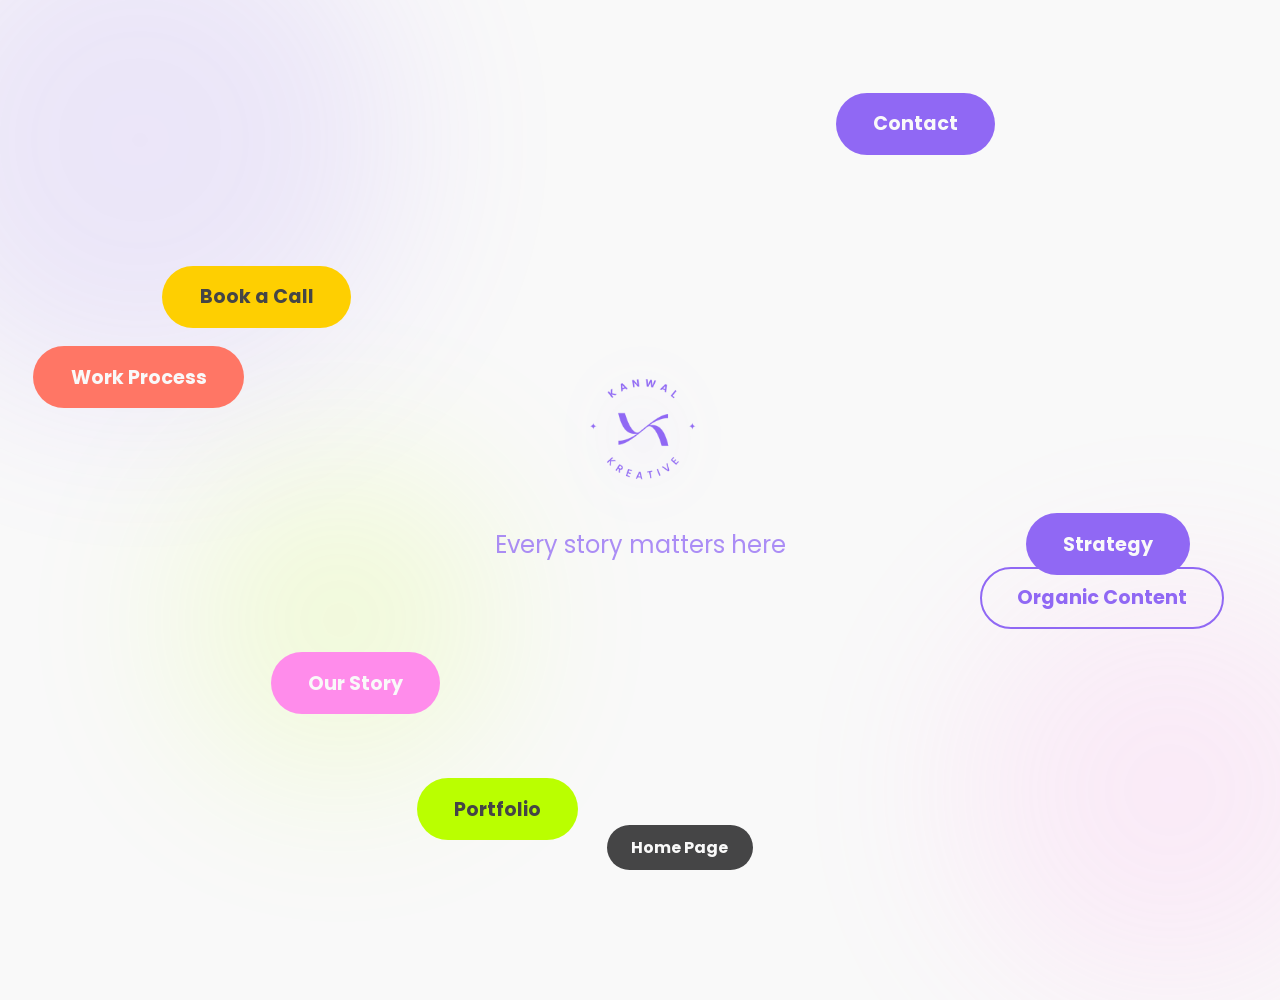
<file: index.html>
<!DOCTYPE html>
<html lang="en">
<head>
  <meta charset="UTF-8" />
  <meta name="viewport" content="width=device-width, initial-scale=1.0" />
  <title>Kanwalkreative</title>
  <link rel="icon" type="image/svg+xml" href="kanwal favicon.svg">
  <link href="https://fonts.googleapis.com/css2?family=Poppins:wght@300;400;500;600&display=swap" rel="stylesheet" />
  <link rel="stylesheet" href="landing.css">
</head>
<body>

<div class="scene">
  <div class="bg-blob bg-blob-1"></div>
  <div class="bg-blob bg-blob-2"></div>
  <div class="bg-blob bg-blob-3"></div>

  <div class="center-logo">
  <a href="/">
    <img src="indexpagelogo.png" alt="Kanwal Kreative" />
  </a>
    <p class="tagline">Every story matters here</p>
</div>
  <a href="strategy.html"     class="btn btn-purple"  id="btn1">Strategy</a>
  <a href="homepage.html"     class="btn btn-outline" id="btn2">Organic Content</a>
  <a href="portfolio.html"    class="btn btn-green"   id="btn3">Portfolio</a>
  <a href="story.html"        class="btn btn-pink"    id="btn4">Our Story</a>
  <a href="work-process.html" class="btn btn-orange"  id="btn5">Work Process</a>
  <a href="book-a-call.html"  class="btn btn-yellow"  id="btn6">Book a Call</a>
  <a href="homepage.html"     class="btn btn-dark"    id="btn7">Home Page</a>
  <a href="contact.html"      class="btn btn-purple"  id="btn8">Contact</a>
</div>

<script>
  const btns = Array.from(document.querySelectorAll('.btn'));
  const MIN_DIST = 130;

  const configs = [
    { rx: 0.38, ry: 0.38, speed:  0.00030, angle: 0.00 },
    { rx: 0.42, ry: 0.32, speed: -0.00026, angle: 0.78 },
    { rx: 0.36, ry: 0.42, speed:  0.00034, angle: 1.57 },
    { rx: 0.44, ry: 0.30, speed: -0.00028, angle: 2.36 },
    { rx: 0.40, ry: 0.40, speed:  0.00022, angle: 3.14 },
    { rx: 0.34, ry: 0.36, speed: -0.00032, angle: 3.93 },
    { rx: 0.46, ry: 0.34, speed:  0.00024, angle: 4.71 },
    { rx: 0.38, ry: 0.44, speed: -0.00020, angle: 5.50 },
  ];

  let lastTime = null;

  function getPos(i, w, h) {
    const cfg = configs[i];
    return {
      x: w / 2 + (w * cfg.rx) * Math.cos(cfg.angle) - btns[i].offsetWidth  / 2,
      y: h / 2 + (h * cfg.ry) * Math.sin(cfg.angle) - btns[i].offsetHeight / 2,
    };
  }

  function clamp(val, min, max) { return Math.max(min, Math.min(max, val)); }

  function animate(ts) {
    if (!lastTime) lastTime = ts;
    const dt = Math.min(ts - lastTime, 32);
    lastTime = ts;

    const w = window.innerWidth;
    const h = window.innerHeight;

    configs.forEach((c, i) => { c.angle += c.speed * dt; });

    const positions = configs.map((_, i) => getPos(i, w, h));
// Fix Home Page button at bottom center
const homeBtn = document.getElementById('btn7');
homeBtn.style.position = 'fixed';
homeBtn.style.left = 'calc(50% - ' + (homeBtn.offsetWidth/2 - 40) + 'px)';
homeBtn.style.top = 'auto';
homeBtn.style.bottom = '30px';
homeBtn.style.transform = 'none';
    btns.forEach((btn, i) => {
  if (i === 6) return;
      const x = clamp(positions[i].x, 8, w - btn.offsetWidth  - 8);
      const y = clamp(positions[i].y, 8, h - btn.offsetHeight - 8);
      btn.style.left = x + 'px';
      btn.style.top  = y + 'px';
    });

    requestAnimationFrame(animate);
  }

  requestAnimationFrame(animate);
</script>

</body>
</html>
</file>
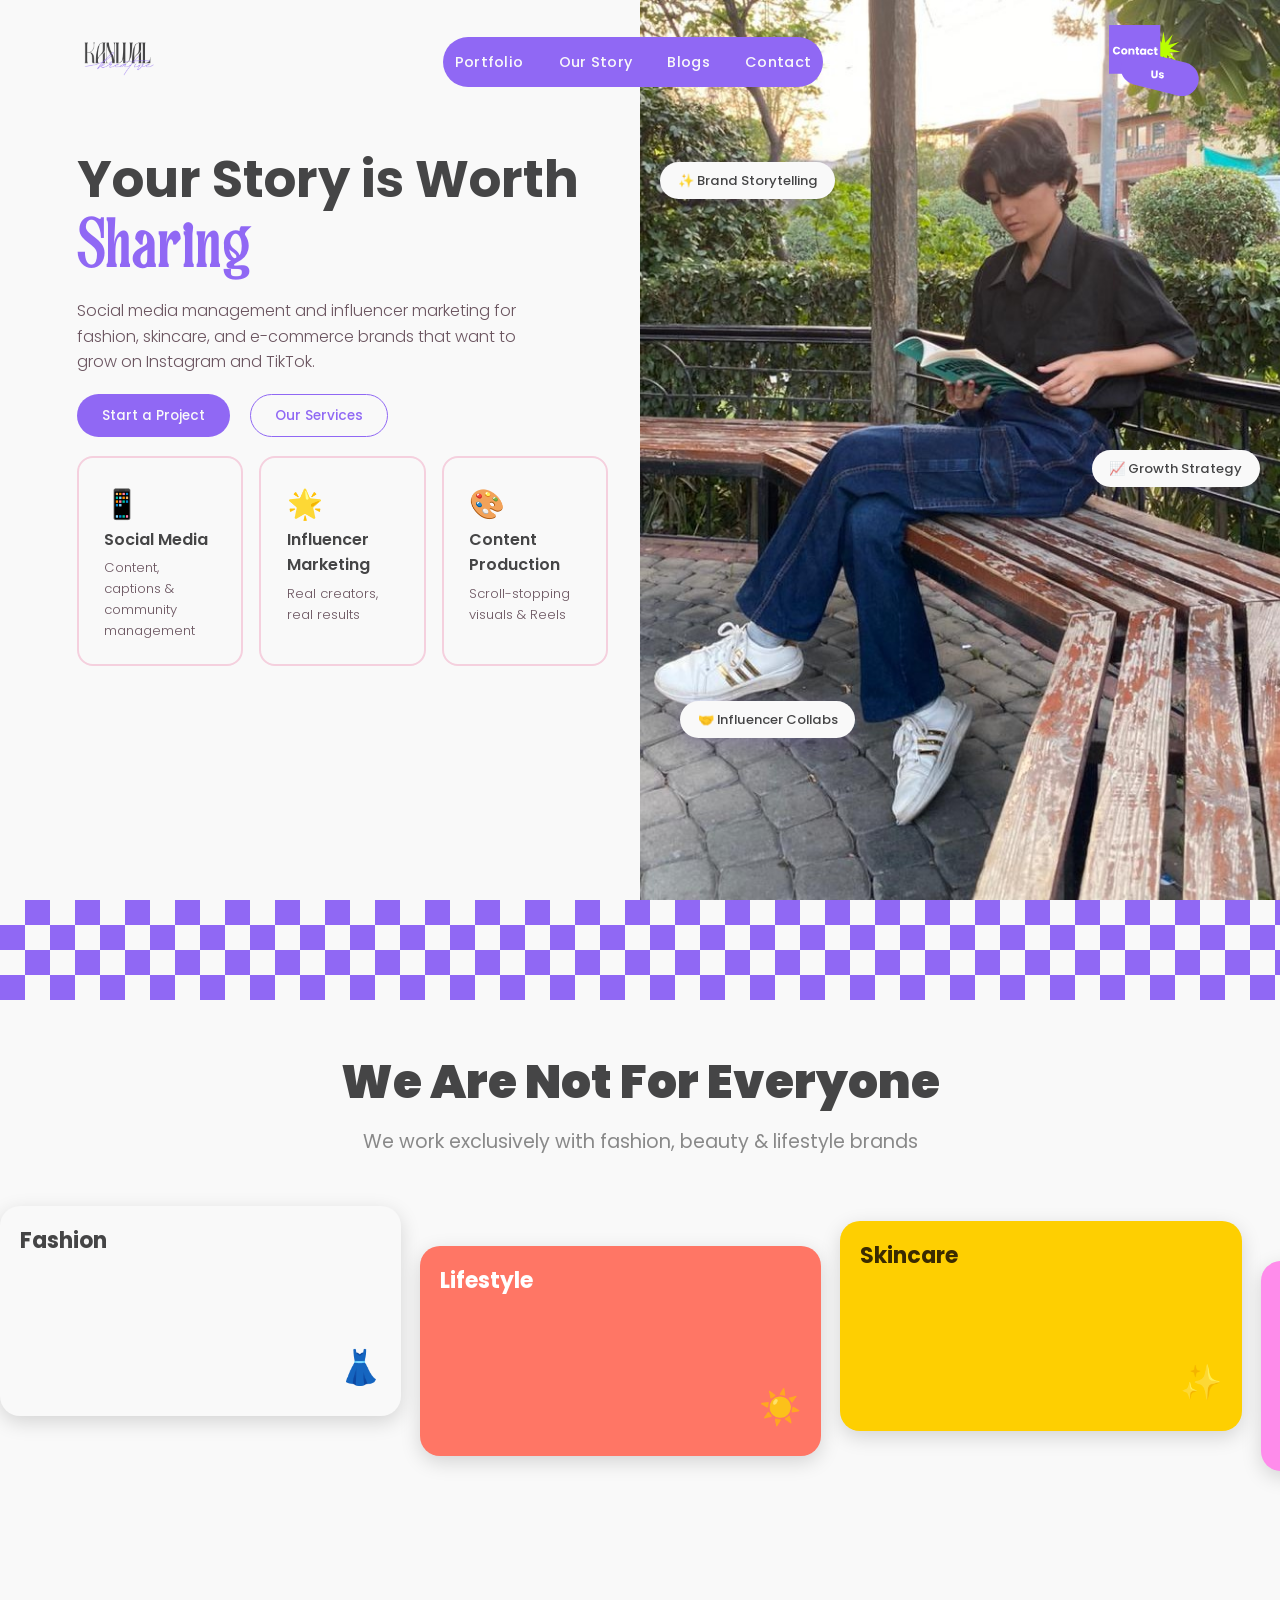
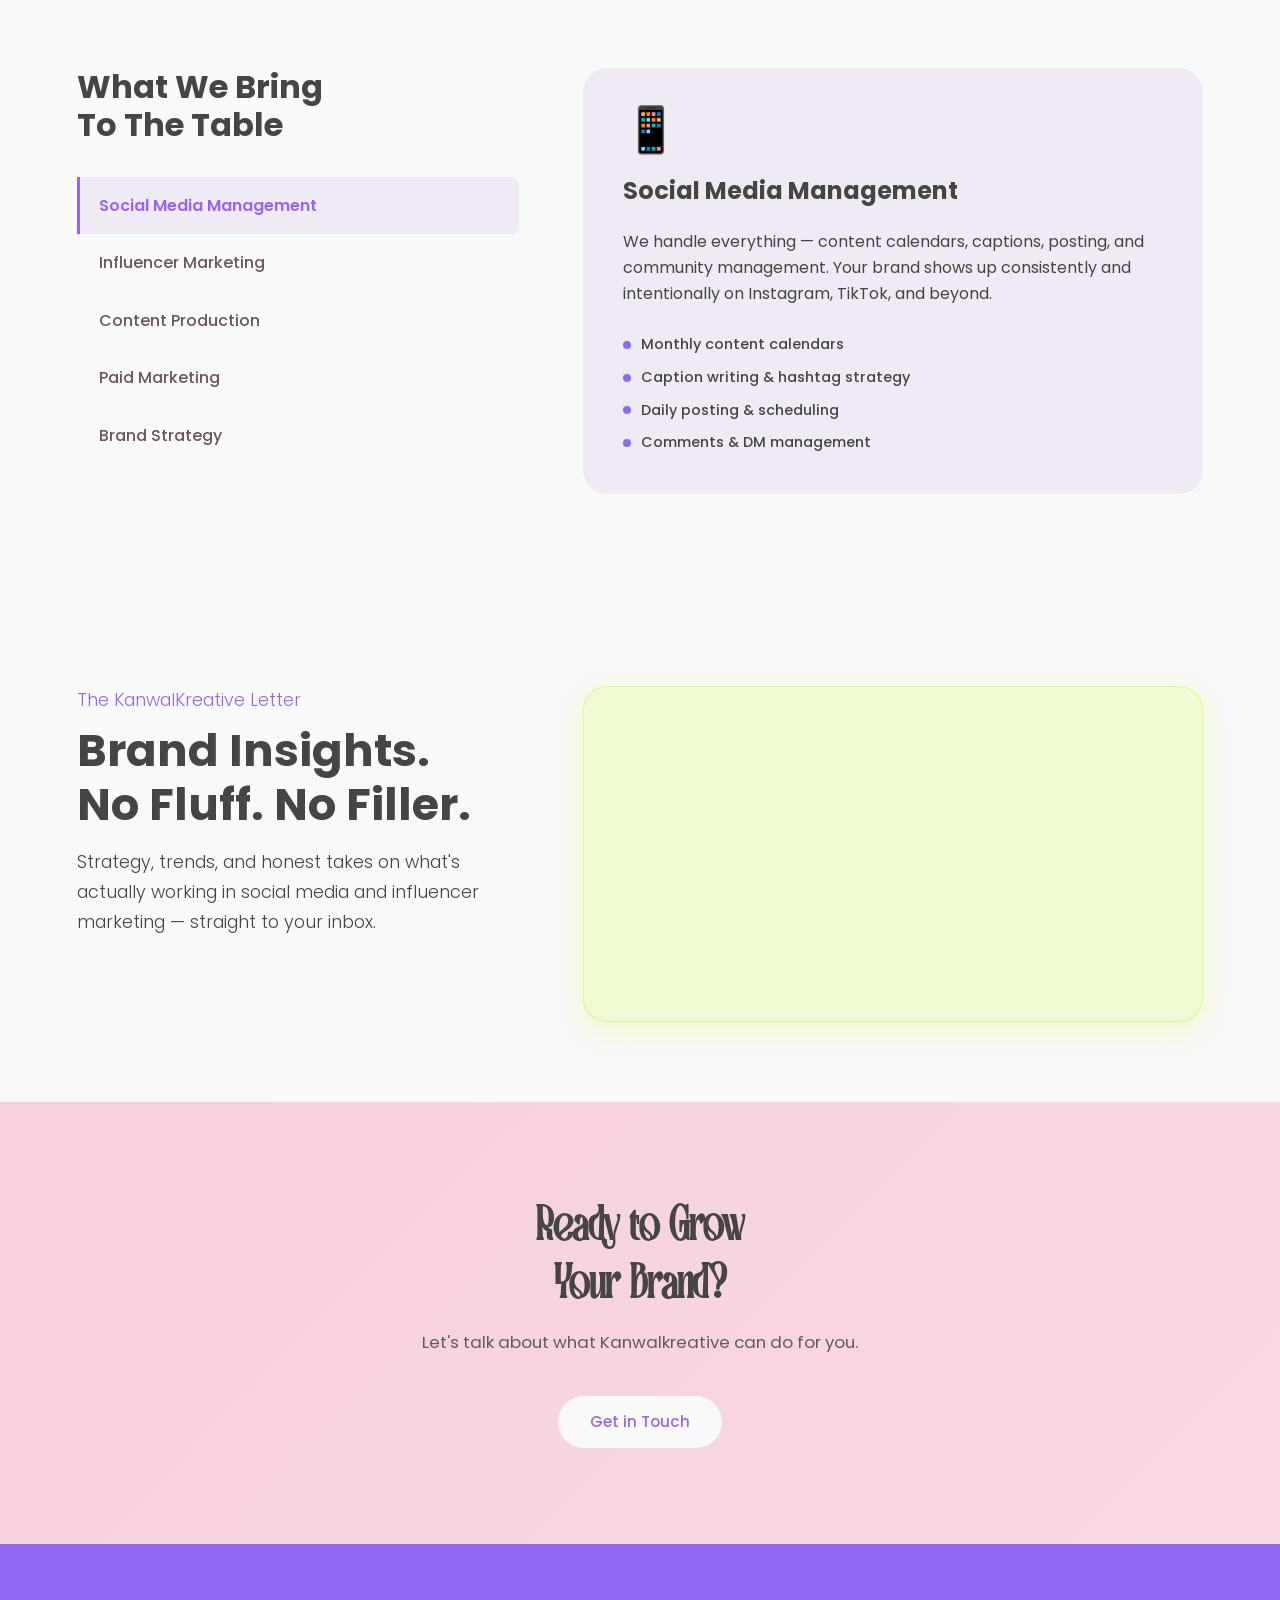
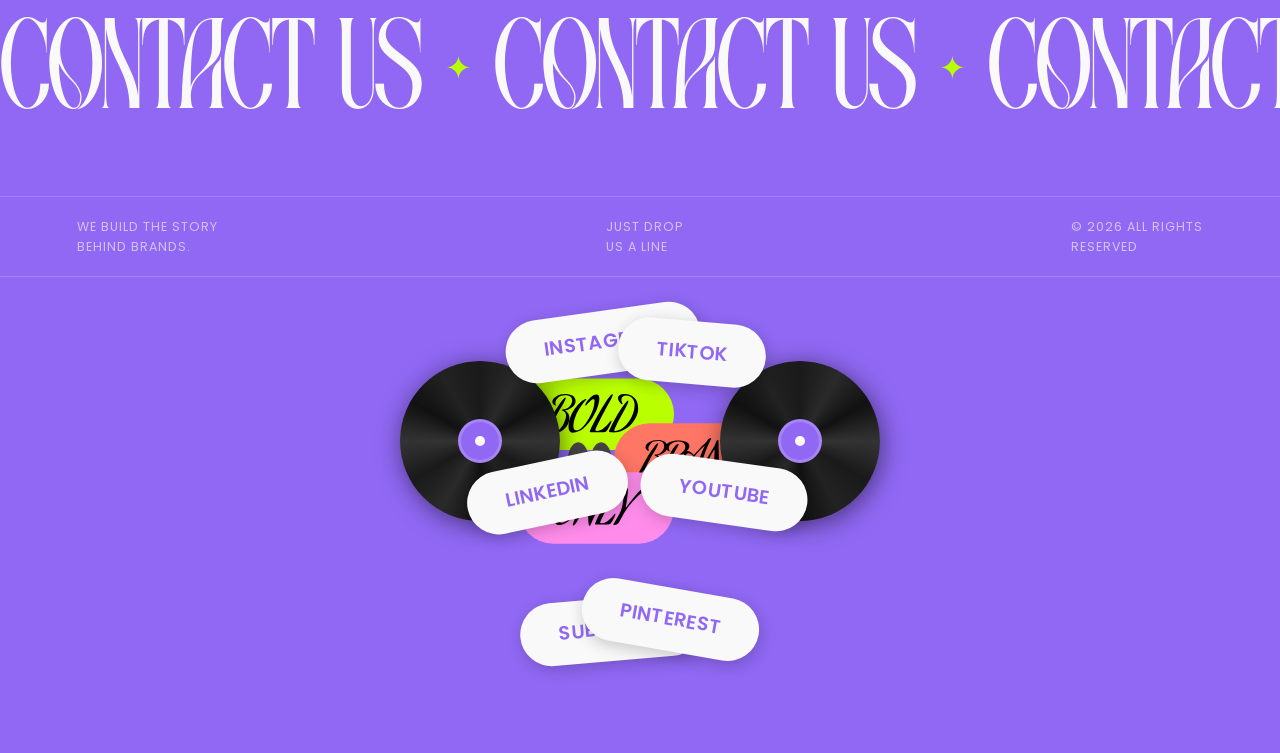
<file: homepage.html>
<!DOCTYPE html>
<html lang="en">
<head>
  <meta charset="UTF-8" />
  <meta name="viewport" content="width=device-width, initial-scale=1.0" />
  <title>Kanwalkreative — Social Media & Influencer Marketing</title>
  <link rel="icon" type="image/svg+xml" href="kanwal favicon.svg">
  <link href="https://fonts.googleapis.com/css2?family=Poppins:wght@400;600;700&display=swap" rel="stylesheet" />
  <link href="https://fonts.googleapis.com/css2?family=Nunito:wght@400;600;700&display=swap" rel="stylesheet" />
  <link rel="stylesheet" href="style.css">
</head>
<body>

  <!-- NAV -->
  <nav>
  <a href="#" class="logo"><img src="navbarlogo2.png" alt="Kanwalkreative" style="height: 80px;"></a>
  <ul>
    <li><a href="#portfolio">Portfolio</a></li>
    <li><a href="#story">Our Story</a></li>
    <li><a href="#blogs">Blogs</a></li>
    <li><a href="#contact">Contact</a></li>
  </ul>
  <a href="#contact" class="logo-btn">
  <img src="Group 3.svg" alt="Let's Talk" style="height: 75px;">
</a>
</nav>
 <!-- HERO -->
<section class="hero">
  <div class="hero-text">
    <h1 style="font-family: 'Poppins', sans-serif;">Your Story is Worth
      <em style="font-family: 'Famog', serif; font-style: normal; color: var(--purple);">Sharing</em>
    </h1>
    <p>Social media management and influencer marketing for fashion, skincare, and e-commerce brands that want to grow on Instagram and TikTok.</p>
    <a href="#contact" class="btn-hero">Start a Project</a>
    <a href="#services" class="btn-ghost">Our Services</a>

    <!-- Feature Cards -->
    <div class="hero-cards">
      <div class="hero-card">
        <span class="hero-card-icon">📱</span>
        <h4>Social Media</h4>
        <p>Content, captions & community management</p>
      </div>
      <div class="hero-card">
        <span class="hero-card-icon">🌟</span>
        <h4>Influencer Marketing</h4>
        <p>Real creators, real results</p>
      </div>
      <div class="hero-card">
        <span class="hero-card-icon">🎨</span>
        <h4>Content Production</h4>
        <p>Scroll-stopping visuals & Reels</p>
      </div>
    </div>
  </div>

  <div class="hero-visual">
    <img src="webbannerimag.jpeg" alt="Kanwalkreative" class="hero-img">
    <div class="floating-tag tag-1">✨ Brand Storytelling</div>
    <div class="floating-tag tag-2">📈 Growth Strategy</div>
    <div class="floating-tag tag-3">🤝 Influencer Collabs</div>
  </div>
</section>
<!-- CHECKER DIVIDER -->
<div class="checker-band"></div>
  <!-- Industries -->
<section class="industries" id="industries">
  <h2 class="ind-title">We Are Not For Everyone</h2>
  <p class="ind-sub">We work exclusively with fashion, beauty & lifestyle brands</p>
  <div class="fan">
  <div class="fan-track">
    <div class="sc s1"><div class="sc-name">Fashion</div><div class="sc-icon">👗</div></div>
    <div class="sc s2"><div class="sc-name">Lifestyle</div><div class="sc-icon">☀️</div></div>
    <div class="sc s3"><div class="sc-name">Skincare</div><div class="sc-icon">✨</div></div>
    <div class="sc s4"><div class="sc-name">DTC Brands</div><div class="sc-icon">🏷️</div></div>
    <div class="sc s5"><div class="sc-name">Haircare</div><div class="sc-icon">💇</div></div>
    <div class="sc s6"><div class="sc-name">E-Commerce</div><div class="sc-icon">🛍️</div></div>
    <div class="sc s7"><div class="sc-name">Wellness</div><div class="sc-icon">🧴</div></div>
  </div>
  <div class="fan-track" aria-hidden="true">
    <div class="sc s1"><div class="sc-name">Fashion</div><div class="sc-icon">👗</div></div>
    <div class="sc s2"><div class="sc-name">Lifestyle</div><div class="sc-icon">☀️</div></div>
    <div class="sc s3"><div class="sc-name">Skincare</div><div class="sc-icon">✨</div></div>
    <div class="sc s4"><div class="sc-name">DTC Brands</div><div class="sc-icon">🏷️</div></div>
    <div class="sc s5"><div class="sc-name">Haircare</div><div class="sc-icon">💇</div></div>
    <div class="sc s6"><div class="sc-name">E-Commerce</div><div class="sc-icon">🛍️</div></div>
    <div class="sc s7"><div class="sc-name">Wellness</div><div class="sc-icon">🧴</div></div>
  </div>
</div>
</section>
  <section class="services" id="services">
  <div class="services-inner">

    <!-- LEFT: service list -->
    <div class="srv-list">
      <h2 class="srv-heading">What We Bring<br/>To The Table</h2>
      <ul>
        <li class="srv-item active" data-target="s-social">Social Media Management</li>
        <li class="srv-item" data-target="s-influencer">Influencer Marketing</li>
        <li class="srv-item" data-target="s-content">Content Production</li>
        <li class="srv-item" data-target="s-paid">Paid Marketing</li>
        <li class="srv-item" data-target="s-strategy">Brand Strategy</li>
      </ul>
    </div>

    <!-- RIGHT: service details -->
    <div class="srv-detail-wrap">

      <div class="srv-detail active" id="s-social">
        <span class="srv-icon">📱</span>
        <h3>Social Media Management</h3>
        <p>We handle everything — content calendars, captions, posting, and community management. Your brand shows up consistently and intentionally on Instagram, TikTok, and beyond.</p>
        <ul class="srv-bullets">
          <li>Monthly content calendars</li>
          <li>Caption writing & hashtag strategy</li>
          <li>Daily posting & scheduling</li>
          <li>Comments & DM management</li>
        </ul>
      </div>

      <div class="srv-detail" id="s-influencer">
        <span class="srv-icon">🌟</span>
        <h3>Influencer Marketing</h3>
        <p>We don't just find influencers — we find the right ones. Every creator we connect you with has an engaged audience that actually buys. No vanity metrics, no wasted budget.</p>
        <ul class="srv-bullets">
          <li>Influencer research & vetting</li>
          <li>Outreach & negotiation</li>
          <li>Campaign scripting & briefing</li>
          <li>Performance tracking</li>
        </ul>
      </div>

      <div class="srv-detail" id="s-content">
        <span class="srv-icon">🎨</span>
        <h3>Content Production</h3>
        <p>Scroll-stopping visuals, Reels, and graphics — made for the platform, not just the feed. We produce content that looks like your brand and performs like a strategy.</p>
        <ul class="srv-bullets">
          <li>Reels & short-form video</li>
          <li>Graphic design & carousels</li>
          <li>Brand photography direction</li>
          <li>UGC coordination</li>
        </ul>
      </div>

      <div class="srv-detail" id="s-paid">
        <span class="srv-icon">📈</span>
        <h3>Paid Marketing</h3>
        <p>We run Meta and TikTok ads that convert — not just reach. From ad creative to targeting to reporting, every dirham you spend is working toward a result.</p>
        <ul class="srv-bullets">
          <li>Meta & TikTok ad campaigns</li>
          <li>Ad creative & copywriting</li>
          <li>Audience targeting & retargeting</li>
          <li>Monthly performance reports</li>
        </ul>
      </div>

      <div class="srv-detail" id="s-strategy">
        <span class="srv-icon">🧭</span>
        <h3>Brand Strategy</h3>
        <p>Before content, before campaigns — there's a story. We help you define your positioning, voice, and visual identity so everything you put out is building something bigger.</p>
        <ul class="srv-bullets">
          <li>Brand voice & tone guide</li>
          <li>Positioning & messaging</li>
          <li>Competitor & market research</li>
          <li>Content pillars & strategy doc</li>
        </ul>
      </div>

    </div>
  </div>
</section>

<!-- SUBSCRIBE -->
<section class="subscribe-section">
  <div class="subscribe-inner">
    <div class="subscribe-text">
      <p class="section-label" style="color: var(--purple);">The KanwalKreative Letter</p>
      <h2>Brand Insights.<br/>No Fluff. No Filler.</h2>
      <p>Strategy, trends, and honest takes on what's actually working in social media and influencer marketing — straight to your inbox.</p>
    </div>
    <div class="subscribe-embed">
      <iframe src="https://sadiazubair.substack.com/embed" 
        width="100%" 
        height="200"
        style="border: none; background: transparent; zoom: 1.15;"
        frameborder="0" 
        scrolling="no">
</iframe>
    </div>
  </div>
</section>
  <!-- CTA -->
  <section class="cta-section" id="contact">
    <h2>Ready to Grow<br/>Your Brand?</h2>
    <p>Let's talk about what Kanwalkreative can do for you.</p>
    <a href="mailto:hello@kanwalkreative.com" class="btn-primary">Get in Touch</a>
  </section>

  <!-- FOOTER -->
  <footer class="footer-new">

 <div class="footer-marquee">
  <div class="footer-marquee-track">
    <span>CONTACT US</span><span class="star">✦</span>
    <span>CONTACT US</span><span class="star">✦</span>
    <span>CONTACT US</span><span class="star">✦</span>
    <span>CONTACT US</span><span class="star">✦</span>
    <span>CONTACT US</span><span class="star">✦</span>
    <span>CONTACT US</span><span class="star">✦</span>
    <span>CONTACT US</span><span class="star">✦</span>
    <span>CONTACT US</span><span class="star">✦</span>
  </div>
</div>

  <div class="footer-meta">
    <p>We build the story<br/>behind brands.</p>
    <p>Just drop<br/>us a line</p>
    <p>© 2026 All Rights<br/>Reserved</p>
  </div>

  <div class="footer-stickers">
  <div class="footer-sticker-center">

    <div class="vinyl" style="left: -90px; top: 20px;"></div>
    <div class="vinyl" style="right: -90px; top: 20px;"></div>

    <img src="Group 1.svg" alt="Kanwalkreative sticker" class="footer-sticker-img" />

    <a href="https://www.instagram.com/kanwalkreative/" target="_blank" class="sticker-pill" style="--r: -8deg; top: -30px; left: 5%;">Instagram</a>
    <a href="https://www.tiktok.com/@kanwalkreative" target="_blank" class="sticker-pill" style="--r: 5deg; top: -20px; right: 8%;">TikTok</a>
    <a href="https://www.linkedin.com/company/kanwalkreative/" target="_blank" class="sticker-pill" style="--r: -12deg; top: 40%; left: -8%;">LinkedIn</a>
    <a href="https://www.youtube.com/@kanwalkreative" target="_blank" class="sticker-pill" style="--r: 8deg; top: 40%; right: -6%;">YouTube</a>
    <a href="https://sadiazubair.substack.com/" target="_blank" class="sticker-pill" style="--r: -5deg; bottom: -20px; left: 10%;">Substack</a>
    <a href="https://www.pinterest.com/kanwalkreative/" target="_blank" class="sticker-pill" style="--r: 10deg; bottom: -10px; right: 10%;">Pinterest</a>

  </div>
</div>

</footer>

</body>
 <script src="main.js"></script>
</body>
</html>
</file>
<file: landing.css>
@font-face {
  font-family: 'Famog';
  src: url('famogdemoregular-q2mov.otf') format('opentype');
}
@font-face {
  font-family: 'Beautifully';
  src: url('Beautiful-BF67a07d54ccbeb.otf') format('opentype');
}

*, *::before, *::after { box-sizing: border-box; margin: 0; padding: 0; }

body {
  font-family: 'Poppins', sans-serif;
  background: #f9f9f9;
  width: 100vw;
  height: 100vh;
  overflow: hidden;
}

/* ── Scene ── */
.scene {
  position: relative;
  width: 100vw;
  height: 100vh;
  display: flex;
  align-items: center;
  justify-content: center;
}

/* ── Background blobs ── */
.bg-blob {
  position: absolute;
  border-radius: 50%;
  filter: blur(90px);
  opacity: 0.13;
  pointer-events: none;
  z-index: 0;
}
.bg-blob-1 {
  width: 520px; height: 520px;
  background: #9068f4;
  top: -120px; left: -120px;
  animation: driftA 14s ease-in-out infinite;
}
.bg-blob-2 {
  width: 420px; height: 420px;
  background: #ff8ceb;
  bottom: -100px; right: -100px;
  animation: driftB 17s ease-in-out infinite;
}
.bg-blob-3 {
  width: 320px; height: 320px;
  background: #baff00;
  bottom: 120px; left: 180px;
  animation: driftA 11s ease-in-out infinite reverse;
}

@keyframes driftA {
  0%,100% { transform: translate(0, 0); }
  50%      { transform: translate(40px, 30px); }
}
@keyframes driftB {
  0%,100% { transform: translate(0, 0); }
  50%      { transform: translate(-30px, 40px); }
}

/* ── Center logo ── */
.center-logo {
  position: absolute;
  z-index: 10;
  text-align: center;
  animation: popIn 0.9s cubic-bezier(0.34,1.56,0.64,1) forwards;
  pointer-events: none;
  width: auto;
  min-width: 300px;
  display: flex;
  flex-direction: column;
  align-items: center;
  left: 50%;
  top: 50%;
  transform: translate(-50%, -50%);
}
.center-logo img {
  width: 180px;
  filter: drop-shadow(0 8px 28px rgba(144,104,244,0.28));
}
.tagline {
  font-family: 'Poppins', sans-serif;
  font-size: 1.5rem;
  color: #9068f4;
  margin-top: 0.2rem;
  opacity: 0.75;
  overflow: hidden;
  white-space: nowrap;
  width: 0;
  border-right: none;
  text-decoration: none;
  animation: typewriter 2.5s steps(25) 0.5s forwards, blink 0.7s step-end 0.5s 4;
}

@keyframes typewriter {
  from { width: 0; }
  to   { width: 100%; }
}

@keyframes blink {
  0%,100% { border-color: #9068f4; }
  50%      { border-color: transparent; }
}

/* ── Floating buttons ── */
.btn {
  position: absolute;
  text-decoration: none;
  font-family: 'Poppins', sans-serif;
  font-size: 1.2rem;
  font-weight: 700;
  padding: 0.9rem 2.2rem;
  border-radius: 100px;
  border: 2px solid transparent;
  cursor: pointer;
  white-space: nowrap;
  z-index: 5;
  transition: transform 0.25s, box-shadow 0.25s;
  animation: fadeUp 0.8s ease forwards;
  opacity: 0;
}
.btn:hover {
  transform: scale(1.15) !important;
  box-shadow: 0 8px 28px rgba(144,104,244,0.4);
  z-index: 20;
}

/* Staggered fade-in */
#btn1 { animation-delay: 0.1s; }
#btn2 { animation-delay: 0.2s; }
#btn3 { animation-delay: 0.3s; }
#btn4 { animation-delay: 0.4s; }
#btn5 { animation-delay: 0.5s; }
#btn6 { animation-delay: 0.6s; }
#btn7 { animation-delay: 0.7s; font-size: 16px; padding: 0.5rem 1.4rem; }
#btn8 { animation-delay: 0.8s; }

@keyframes fadeUp {
  from { opacity: 0; transform: translateY(16px); }
  to   { opacity: 1; transform: translateY(0);    }
}

/* ── Button colour variants ── */
.btn-purple  { background: #9068f4; color: #f9f9f9; }
.btn-outline { background: transparent; border-color: #9068f4; color: #9068f4; }
.btn-green   { background: #baff00; color: #454546; }
.btn-pink    { background: #ff8ceb; color: #f9f9f9; }
.btn-orange  { background: #ff7665; color: #f9f9f9; }
.btn-yellow  { background: #fecf01; color: #454546; }
.btn-dark    { background: #454546; color: #f9f9f9; }
</file>
<file: style.css>
@font-face {
  font-family: 'Famog';
  src: url('famogdemoregular-q2mov.otf') format('opentype');
}

@font-face {
  font-family: 'Beautifully';
  src: url('Beautiful-BF67a07d54ccbeb.otf') format('opentype');
}
*, *::before, *::after { box-sizing: border-box; margin: 0; padding: 0; }

    :root {
  --purple:  #9068f4;
  --white:   #f9f9f9;
  --black:   #454546;
  --green:   #baff00;
  --orange:  #ff7665;
  --pink:    #ff8ceb;
  --yellow:  #fecf01;
  --blush:   #f5d0de;
  --mid:     #6B5560;
  --ink:     #454546;
  --mist: #f0eaf5;
}

    html { scroll-behavior: smooth; }

    body {
      font-family: 'Poppins', sans-serif;
      background: var(--white);
      color: var(--ink);
      font-size: 16px;
      line-height: 1.6;
    }

    /* NAV */
  nav {
  background: transparent;
  backdrop-filter: none;
  border-bottom: none;
  position: absolute;
  width: 100%;
  z-index: 100;
  display: flex;
  align-items: center;
  justify-content: space-between;
  padding: 1rem 6vw;
}
  nav ul {
  list-style: none;
  display: flex;
  gap: 2.2rem;
  background: var(--purple);
  border:none;
  border-radius: 999px;
  padding: 12px 12px;
}
    nav ul a {
      text-decoration: none;
      color: var(--white);
      font-size: 0.9rem;
      font-weight: 500;
      letter-spacing: 0.3px;
      transition: color 0.2s;
    }

    nav ul a:hover { color: var(--green); }

    .btn-primary {
      display: inline-block;
      background: var(--white);
      color: var(--purple);
      padding: 0.85rem 2rem;
      border-radius: 100px;
      text-decoration: none;
      font-weight: 500;
      font-size: 0.95rem;
      transition: transform 0.2s, opacity 0.2s;
    }

    .btn-primary:hover { transform: translateY(-2px); opacity: 0.9; }
.logo-btn {
  display: inline-flex;
  align-items: center;
  text-decoration: none;
}
    .logo {
      font-family: 'Famog', serif;
      font-size: 1.5rem;
      color: var(--ink);
      text-decoration: none;
      letter-spacing: -0.5px;
    }

    .logo span { color:var(--purple); }

    /* HERO */
    .hero {
  min-height: 100vh;
  height: auto;
  display: grid;
  grid-template-columns: 1fr 1fr;
  align-items: start;
  gap: 0;
 padding: 0;
  overflow: visible;
}
.hero-text {
  padding-top: 150px;
  padding-bottom: 1rem;
  padding-right: 2rem;
  padding-left: 6vw;
}
    .hero-text h1 {
      font-family: 'Poppins', sans-serif;
      font-size: clamp(2.2rem, 4vw, 3.5rem);
      line-height: 1.15;
      margin-bottom: 0.8rem;
    }

    .hero-text h1 em {
      font-style: Regular;
      color: var(--purple);
      font-size: 1.3em;
      letter-spacing: 4px;
    }

    .hero-text p {
      color: var(--mid);
      font-size: 1rem;
      max-width: 440px;
      margin-bottom: 1.2rem;
      font-weight: 300;
    }
.btn-hero {
  display: inline-block;
  background: var(--purple);
  color: var(--white);
  padding: 0.6rem 1.5rem;
  border-radius: 100px;
  text-decoration: none;
  font-weight: 500;
  font-size: 0.85rem;
  transition: transform 0.2s, opacity 0.2s;
  border: 1.5px solid transparent;
}

.btn-hero:hover {
  background: var(--white);
  color: var(--purple);
  border: 1.5px solid var(--purple);
  opacity: 1;
}

    .btn-ghost {
      display: inline-block;
      border: 1.5px solid var(--purple);
      color: var(--purple);
      padding: 0.6rem 1.5rem;
      border-radius: 100px;
      text-decoration: none;
      font-weight: 500;
      font-size: 0.85rem;
      margin-left: 1rem;
      transition: background 0.2s, color 0.2s;
    }

    .btn-ghost:hover { background: var(--purple); color: var(--white); }

    .hero-visual {
  position: relative;
  max-height: 100vh;
  overflow: hidden;
  align-self: stretch;
}
.hero-img {
  width: 100%;
  height: 100%;
  object-fit: cover;
  object-position: center top;
  display: block;
}
/* Hero Cards */
.hero-cards {
  display: flex;
  gap: 1rem;
  margin-top: 1.2rem;
  flex-wrap: wrap;
}

.hero-card {
  background: var(--white);
  border: 2px solid var(--blush);
  border-radius: 16px;
  padding: 1.4rem 1.6rem;
  flex: 1;
  min-width: 150px;
  transition: transform 0.2s, box-shadow 0.2s;
}
.hero-card:hover {
  transform: translateY(-4px);
  box-shadow: 0 8px 24px rgba(144,104,244,0.15);
}

.hero-card-icon {
  font-size: 1.8rem;
  margin-bottom: 0.6rem;
}

.hero-card h4 {
  font-size: 1rem;
  font-weight: 600;
  color: var(--ink);
  margin-bottom: 0.3rem;
}

.hero-card p {
  font-size: 0.82rem;
  color: var(--mid);
  font-weight: 300;
  margin: 0;
}
/* CHECKER BAND */
.checker-band {
  width: 100%;
  height: 100px;
  background-color: var(--white);
  background-image: 
    repeating-conic-gradient(var(--purple) 0% 25%, var(--white) 0% 50%);
  background-size: 50px 50px;
}
    /* Industries */
.industries {
  background: var(-white); 
  padding: 20px 0 30px;
  text-align: center;
 overflow: visible;
}

.ind-label {
  font-size: 25px;
  font-family: 'Poppins';
  letter-spacing: 3px;
  text-transform: uppercase;
  color: var(--black);
  margin-bottom: 0;
}

.ind-title {
  font-family: 'Poppins', sans-serif;
  font-size: 47px;
  font-weight: 900;
  color: var(--black);
  margin-top: 1.5rem;
}

.ind-sub {
  font-size: 1.2rem;
  color: rgba(0, 0, 0, 0.45);
  margin-top: 0.5rem;
}

.fan {
  overflow: hidden;
  display: flex;
  flex-direction: row;
  align-items: flex-start;
  padding: 1rem 0 3rem;
  margin: 2rem 0;
  min-height: 320px;
}

.fan-track {
  display: flex;
  flex-direction: row;
  gap: 1.2rem;
  width: max-content;
  animation: marquee 20s linear infinite;
}

.fan:hover .fan-track { animation-play-state: paused; }

@keyframes marquee {
  0%   { transform: translateX(0); }
  100% { transform: translateX(-50%); }
}

.sc {
  width: calc(33.333vw - 1.6rem);
  height: 210px;
  border-radius: 20px;
  padding: 22px 20px;
  display: flex;
  flex-direction: column;
  justify-content: space-between;
  align-items: flex-start;
  flex-shrink: 0;
  box-shadow: 0 6px 20px rgba(0,0,0,0.15);
  transition: box-shadow 0.2s;
}

.sc-name {
  font-size: 22px;
  font-weight: 700;
  line-height: 1.2;
  font-family: 'Poppins';
  text-align: left;
}

.sc-icon { font-size: 34px; align-self: flex-end; }
.icon-center { align-self: flex-end; }
.icon-right  { align-self: flex-end; }

.s1 { background: var(--white);  color: #454546;  transform: translateY(0px);  }
.s2 { background: var(--orange); color: #fff;     transform: translateY(40px); }
.s3 { background: var(--yellow); color: #3a2a00;  transform: translateY(15px); }
.s4 { background: var(--pink);   color: #4a0035;  transform: translateY(55px); }
.s5 { background: var(--green);  color: #263900;  transform: translateY(20px); }
.s6 { background: var(--white);  color: #3a2a00;  transform: translateY(45px); }
.s7 { background: var(--black);  color: #f9f9f9;  transform: translateY(30px); }

/* SERVICES */
.services {
  padding: 6rem 6vw;
  background: var(--white);
}

.services-inner {
  display: grid;
  grid-template-columns: 1fr 1.4fr;
  gap: 4rem;
  align-items: start;
}

.srv-heading {
  font-family: 'Poppins', sans-serif;
  font-size: clamp(1.6rem, 2.5vw, 2.2rem);
  font-weight: 700;
  color: var(--ink);
  line-height: 1.2;
  margin-bottom: 2rem;
}

.srv-list ul {
  list-style: none;
  display: flex;
  flex-direction: column;
  gap: 0;
}

.srv-item {
  font-size: 1rem;
  font-weight: 500;
  font-family: 'Poppins', sans-serif;
  color: var(--mid);
  padding: 1rem 1.2rem;
  border-left: 3px solid transparent;
  cursor: pointer;
  transition: all 0.2s;
  border-radius: 0 8px 8px 0;
}

.srv-item:hover {
  color: var(--purple);
  background: var(--mist);
}

.srv-item.active {
  color: var(--purple);
  border-left: 3px solid var(--purple);
  background: var(--mist);
  font-weight: 600;
}

/* RIGHT PANEL */
.srv-detail-wrap {
  position: relative;
  min-height: 380px;
}

.srv-detail {
  display: none;
  flex-direction: column;
  gap: 1.2rem;
  background: var(--mist);
  border-radius: 24px;
  padding: 2.5rem;
  animation: fadeIn 0.3s ease;
}

.srv-detail.active {
  display: flex;
}

@keyframes fadeIn {
  from { opacity: 0; transform: translateY(8px); }
  to   { opacity: 1; transform: translateY(0); }
}

.srv-icon {
  font-size: 2.8rem;
  line-height: 1;
}

.srv-detail h3 {
  font-family: 'Poppins', sans-serif;
  font-size: 1.5rem;
  font-weight: 700;
  color: var(--ink);
}

.srv-bullets {
  list-style: none;
  display: flex;
  flex-direction: column;
  gap: 0.6rem;
  margin-top: 0.5rem;
}

.srv-bullets li {
  font-size: 0.9rem;
  color: var(--ink);
  font-weight: 500;
  display: flex;
  align-items: center;
  gap: 0.6rem;
}

.srv-bullets li::before {
  content: '';
  width: 8px;
  height: 8px;
  border-radius: 50%;
  background: var(--purple);
  flex-shrink: 0;
}
/* SUBSCRIBE */
.subscribe-section {
  background: var(--white);
  padding: 6rem 6vw 5rem;
}

.subscribe-inner {
  display: grid;
  grid-template-columns: 1fr 1.4fr;
  gap: 4rem;
  align-items: flex-start;
}
.subscribe-text h2 {
  font-family: 'Poppins', sans-serif;
  font-size: clamp(2.2rem, 3.5vw, 3rem);
  font-weight: 700;
  color: var(--black);
  line-height: 1.2;
  margin: 0.5rem 0 1rem;
}

.subscribe-text p {
  color: var(--black);
  font-size: 1.1rem;
  max-width: 420px;
  font-weight: 300;
  line-height: 1.7;
}

.subscribe-form {
  display: flex;
  gap: 0;
  flex-shrink: 0;
  background: rgba(186, 255, 0, 0.15);
  backdrop-filter: blur(12px);
  -webkit-backdrop-filter: blur(12px);
  border: 1.5px solid rgba(186, 255, 0, 0.4);
  border-radius: 100px;
  padding: 8px;
  box-shadow: 0 8px 32px rgba(186, 255, 0, 0.2);
}

.subscribe-form input {
 padding: 1.4rem 2.2rem;
  border-radius: 100px;
  border: none;
  outline: none;
  font-family: 'Poppins', sans-serif;
  font-size: 1.05rem;
  width: 500px;
  background: transparent;
  color: var(--ink);
}

.subscribe-form input::placeholder {
  color: rgba(0, 0, 0, 0.4);
}

.subscribe-form button {
  padding: 1.4rem 2.8rem;
  border-radius: 100px;
  border: none;
  background: var(--purple);
  color: var(--white);
  font-family: 'Poppins', sans-serif;
   font-size: 1.05rem;
  font-weight: 600;
  cursor: pointer;
  transition: background 0.2s, color 0.2s;
  white-space: nowrap;
}

.subscribe-form button:hover {
  background: var(--ink);
  color: var(--white);
}
.subscribe-embed {
  background: rgba(186, 255, 0, 0.15);
  backdrop-filter: blur(12px);
  -webkit-backdrop-filter: blur(12px);
  border: 1.5px solid rgba(186, 255, 0, 0.4);
  border-radius: 24px;
  padding: 3rem;
  box-shadow: 0 8px 32px rgba(186, 255, 0, 0.2);
}
@media (max-width: 768px) {
  .subscribe-inner { flex-direction: column; }
  .subscribe-form { width: 100%; flex-direction: column; gap: 0.8rem; }
  .subscribe-form input { 
     padding: 1.1rem 1.8rem;
      width: 380px;
     font-size: 1rem;
    border-radius: 100px; 
    border-right: 1.5px solid rgba(255,255,255,0.15);
    width: 100%; 
  }
  .subscribe-form button { border-radius: 100px;
                         padding: 1.1rem 2.4rem;
  font-size: 1rem;}
}
/* responsive */
@media (max-width: 768px) {
  .services-inner {
    grid-template-columns: 1fr;
    gap: 2rem;
  }
}


    /* CTA */
    .cta-section {
      padding: 6rem 6vw;
      text-align: center;
      background: linear-gradient(135deg, var(--blush) 0%, #f9d8e6 100%);
    }

    .cta-section h2 {
      font-family: 'Famog', serif;
      font-size: clamp(2rem, 4vw, 3rem);
      margin-bottom: 1rem;
      line-height: 1.2;
    }

    .cta-section p {
      color: var(--mid);
      margin-bottom: 2.5rem;
      font-size: 1.05rem;
    }

    /* FOOTER */
    /* FOOTER NEW */
.footer-new {
  background: var(--purple);
  color: var(--white);
  padding: 0 0 2rem;
  overflow: hidden;
  user-select: none;
}

/* Marquee */
.footer-marquee {
  overflow: hidden;
  border-bottom: 1px solid rgba(255,255,255,0.15);
  padding: 1.5rem 0;
}

.footer-marquee-track {
  display: flex;
  gap: 1.5rem;
  width: max-content;
  animation: marquee 18s linear infinite;
  font-family: 'Famog', serif;
  font-size: clamp(4rem, 10vw, 8rem);
  letter-spacing: -2px;
  color: var(--white);
  align-items: center;
}

.footer-marquee-track .star {
  font-size: 2rem;
  color: var(--green);
}

/* Meta row */
.footer-meta {
  display: flex;
  justify-content: space-between;
  padding: 1.2rem 6vw;
  border-bottom: 1px solid rgba(255,255,255,0.2);
  font-size: 0.78rem;
  text-transform: uppercase;
  letter-spacing: 1px;
  color: rgba(255,255,255,0.6);
  line-height: 1.6;
}

/* Sticker area */
/* Sticker area */
.footer-stickers {
  display: flex;
  justify-content: center;
  align-items: center;
  padding: 4rem 6vw 5rem;
}

.footer-sticker-center {
  position: relative;
  display: inline-block;
  width: 100%;
  max-width: 300px;
  min-height: 300px;
}

.footer-sticker-img {
  width: 100%;
  height: auto;
  display: block;
}
/* Vinyl */
.vinyl {
  width: 160px;
  height: 160px;
  border-radius: 50%;
  position: absolute;
  box-shadow: 2px 4px 24px rgba(0,0,0,0.5);
  background: conic-gradient(
    #1a1a1a 0deg, #2a2a2a 30deg,
    #111 60deg, #333 90deg,
    #1a1a1a 120deg, #222 150deg,
    #111 180deg, #2a2a2a 210deg,
    #1a1a1a 240deg, #333 270deg,
    #111 300deg, #222 330deg,
    #1a1a1a 360deg
  );
  animation: vinyl-spin 4s linear infinite;
  cursor: grab;
}

.vinyl::before {
  content: '';
  position: absolute;
  top: 50%; left: 50%;
  transform: translate(-50%, -50%);
  width: 44px;
  height: 44px;
  border-radius: 50%;
  background: var(--purple);
  border: 3px solid rgba(255,255,255,0.2);
  z-index: 2;
}

.vinyl::after {
  content: '';
  position: absolute;
  top: 50%; left: 50%;
  transform: translate(-50%, -50%);
  width: 10px;
  height: 10px;
  border-radius: 50%;
  background: #fff;
  z-index: 3;
}

@keyframes vinyl-spin {
  from { transform: rotate(0deg); }
  to   { transform: rotate(360deg); }
}
/* Pills — scattered, not draggable */
.sticker-pill {
  position: absolute;
  background: var(--white);
  color: var(--purple);
  padding: 1rem 2.4rem;
  border-radius: 100px;
  font-family: 'Poppins', sans-serif;
  font-size: 1.2rem;
  font-weight: 600;
  text-transform: uppercase;
  letter-spacing: 0.5px;
  box-shadow: 2px 4px 16px rgba(0,0,0,0.2);
  white-space: nowrap;
  text-decoration: none;
  transform: rotate(var(--r, 0deg));
  transition: transform 0.2s, background 0.2s, color 0.2s;
}

.sticker-pill:hover {
  background: var(--green);
  color: var(--ink);
  transform: rotate(var(--r, 0deg)) translateY(-4px);
}
    /* RESPONSIVE */
    @media (max-width: 768px) {
      .hero { grid-template-columns: 1fr; text-align: center; padding-top: 3rem; }
      .hero-text p { max-width: 100%; }
      .hero-visual { display: none; }
      nav ul { display: none; }
      footer { flex-direction: column; gap: 0.5rem; text-align: center; }
    }
/* Floating Tags */
.floating-tag {
  position: absolute;
  background: var(--white);
  border-radius: 100px;
  padding: 0.5rem 1.1rem;
  font-size: 0.82rem;
  font-weight: 500;
  color: var(--ink);
  box-shadow: 0 4px 20px rgba(144,104,244,0.18);
  white-space: nowrap;
  animation: floatTag 3s ease-in-out infinite;
}
.tag-1 { top: 18%; left: 20px; animation-delay: 0s; }
.tag-2 { top: 50%; right: 20px; left: auto; animation-delay: 1s; }
.tag-3 { bottom: 18%; left: 40px; animation-delay: 2s; }

@keyframes floatTag {
  0%, 100% { transform: translateY(0); }
  50% { transform: translateY(-8px); }
}
</file>
